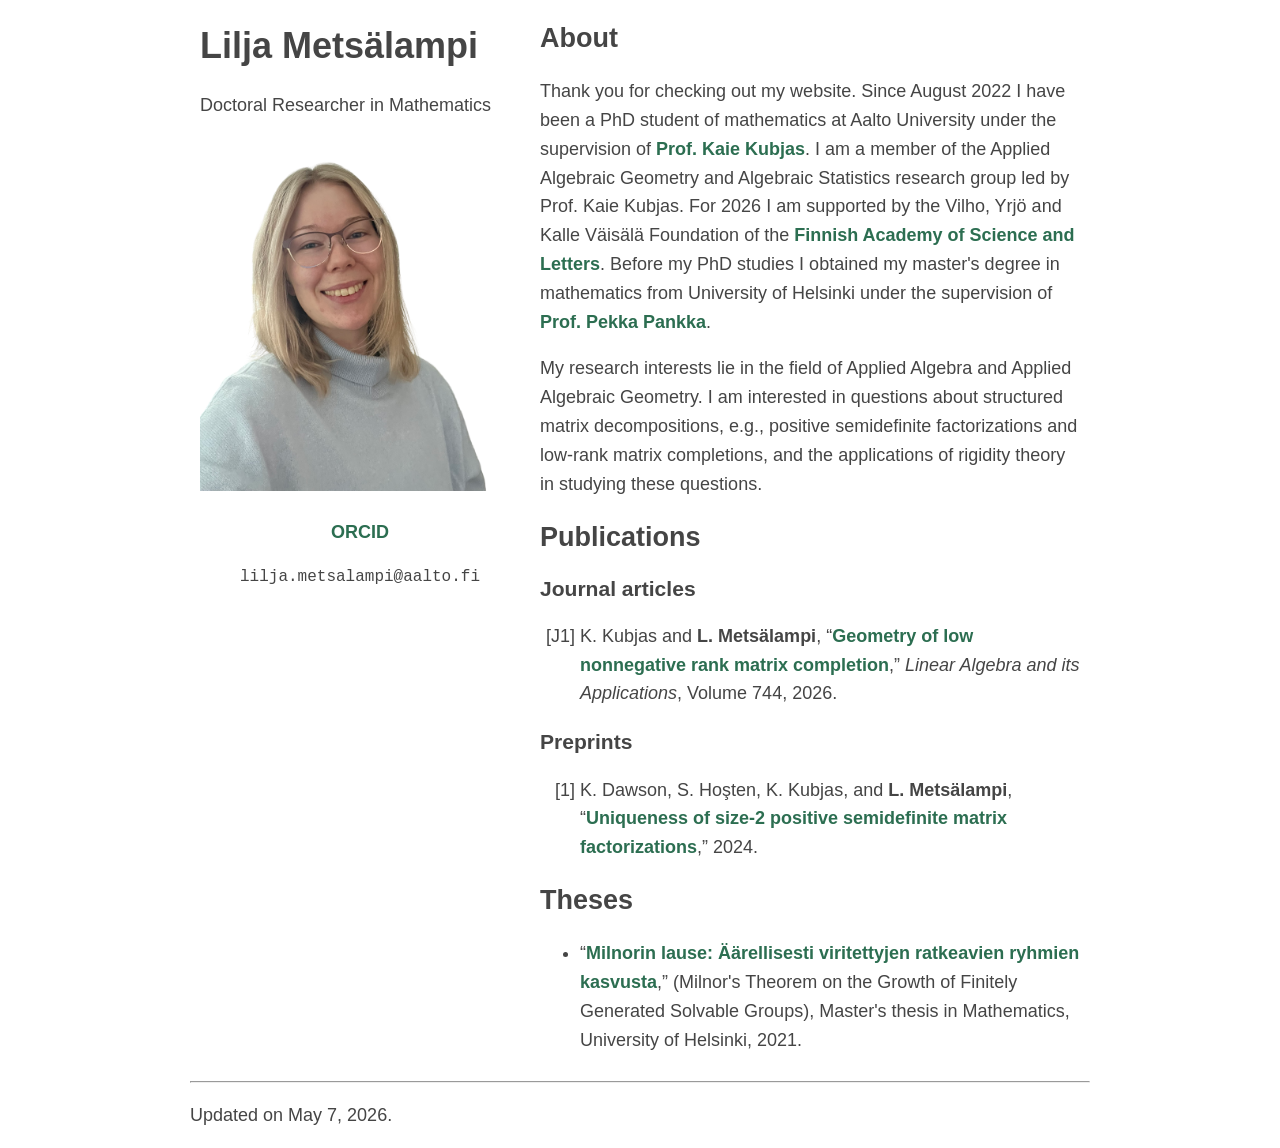
<file: index.html>
<!doctype html><html lang=en><meta charset=UTF-8><meta name=viewport content="width=device-width,initial-scale=1"><title>Lilja Metsälampi</title>
<meta name=description content="Personal website of Lilja Metsälampi"><link rel=stylesheet href=https://brick.freetls.fastly.net/Roboto:300><link rel=stylesheet href=/style.css><link rel=icon type=image/png href=/icons/favicon-96x96.png sizes=96x96><link rel=icon type=image/svg+xml href=/icons/favicon.svg><link rel="shortcut icon" href=/icons/favicon.ico><link rel=apple-touch-icon sizes=180x180 href=/icons/apple-touch-icon.png><link rel=manifest href=/site.webmanifest><div class=columns><div class=column><header><h1>Lilja Metsälampi</h1><aside>Doctoral Researcher in Mathematics</aside><br><img srcset="/images/profile-photo.png 1x" alt="Photo of me" id=profile-photo><p class=centered><a href=https://orcid.org/0009-0004-2902-3473>ORCID</a><p class="centered typewriter">lilja.metsalampi<span style=display:none aria-hidden=true>please do not send me spam!</span>@aalto.fi</header></div><div class=column><section><h2>About</h2><p>Thank you for checking out my website.
Since August 2022 I have been a PhD student of mathematics at Aalto University under the supervision of <a href=https://www.kaiekubjas.com/>Prof. Kaie Kubjas</a>.
I am a member of the Applied Algebraic Geometry and Algebraic Statistics research group led by Prof. Kaie Kubjas.
For 2026 I am supported by the Vilho, Yrjö and Kalle Väisälä Foundation of the <a href=https://www.acadsci.fi/en/>Finnish Academy of Science and Letters</a>.
Before my PhD studies I obtained my master's degree in mathematics from University of Helsinki under the supervision of <a href=https://www.mv.helsinki.fi/home/pankka/>Prof. Pekka Pankka</a>.<p>My research interests lie in the field of Applied Algebra and Applied Algebraic Geometry.
I am interested in questions about structured matrix decompositions, e.g., positive semidefinite factorizations and low-rank matrix completions, and the applications of rigidity theory in studying these questions.</section><section><h2>Publications</h2><h3>Journal articles</h3><ol reversed id=journal-articles><li>K. Kubjas and <strong>L. Metsälampi</strong>,
&ldquo;<a href=https://doi.org/10.1016/j.laa.2026.04.032>Geometry of low nonnegative rank matrix completion</a>,&rdquo;
<em>Linear Algebra and its Applications</em>, Volume 744, 2026.</ol><h3>Preprints</h3><ol reversed id=preprints><li>K. Dawson, S. Hoşten, K. Kubjas, and <strong>L. Metsälampi</strong>,
&ldquo;<a href=https://arxiv.org/abs/2410.18891>Uniqueness of size-2 positive semidefinite matrix factorizations</a>,&rdquo;
2024.</ol></section><section><h2>Theses</h2><ul><li>&ldquo;<a href=http://hdl.handle.net/10138/336808>Milnorin lause: Äärellisesti viritettyjen ratkeavien ryhmien kasvusta</a>,&rdquo;
(Milnor's Theorem on the Growth of Finitely Generated Solvable Groups),
Master's thesis in Mathematics, University of Helsinki, 2021.</ul></section></div></div><hr><footer><p>Updated on May 7, 2026.</footer>
</file>
